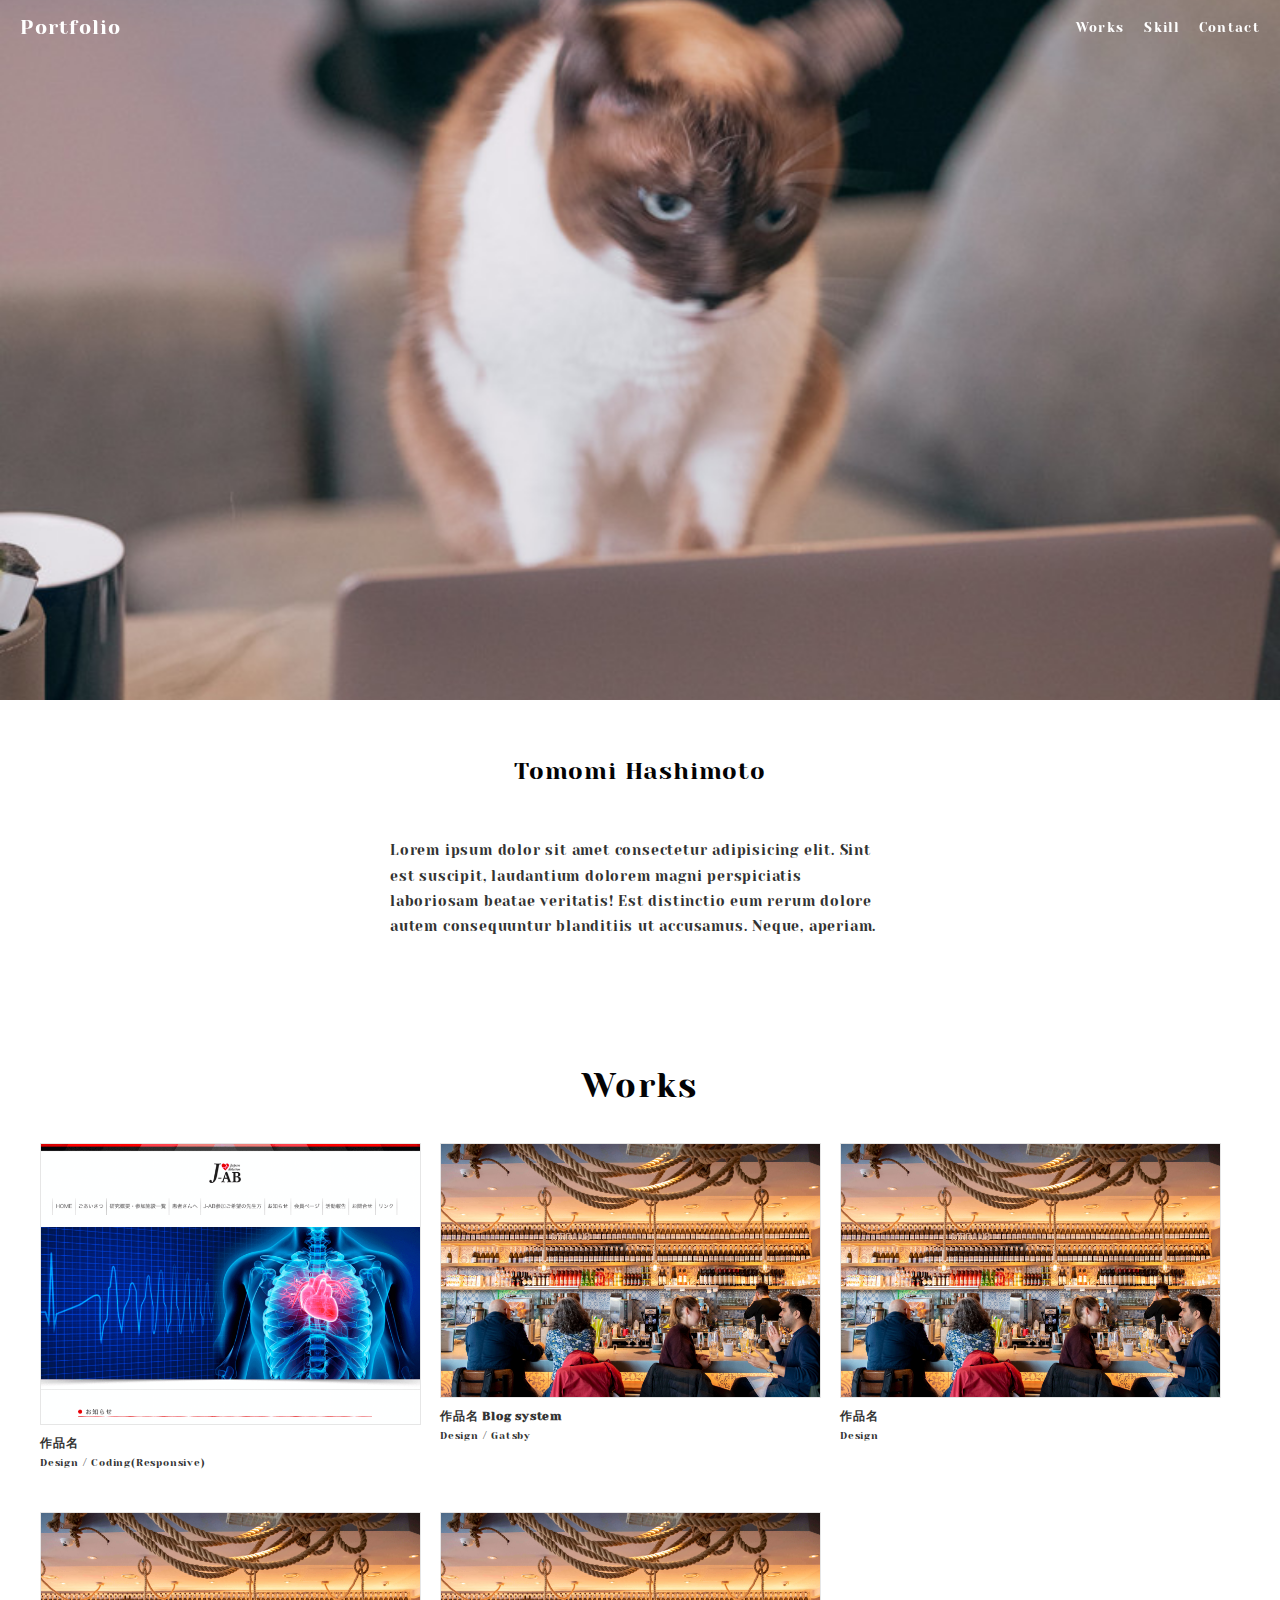
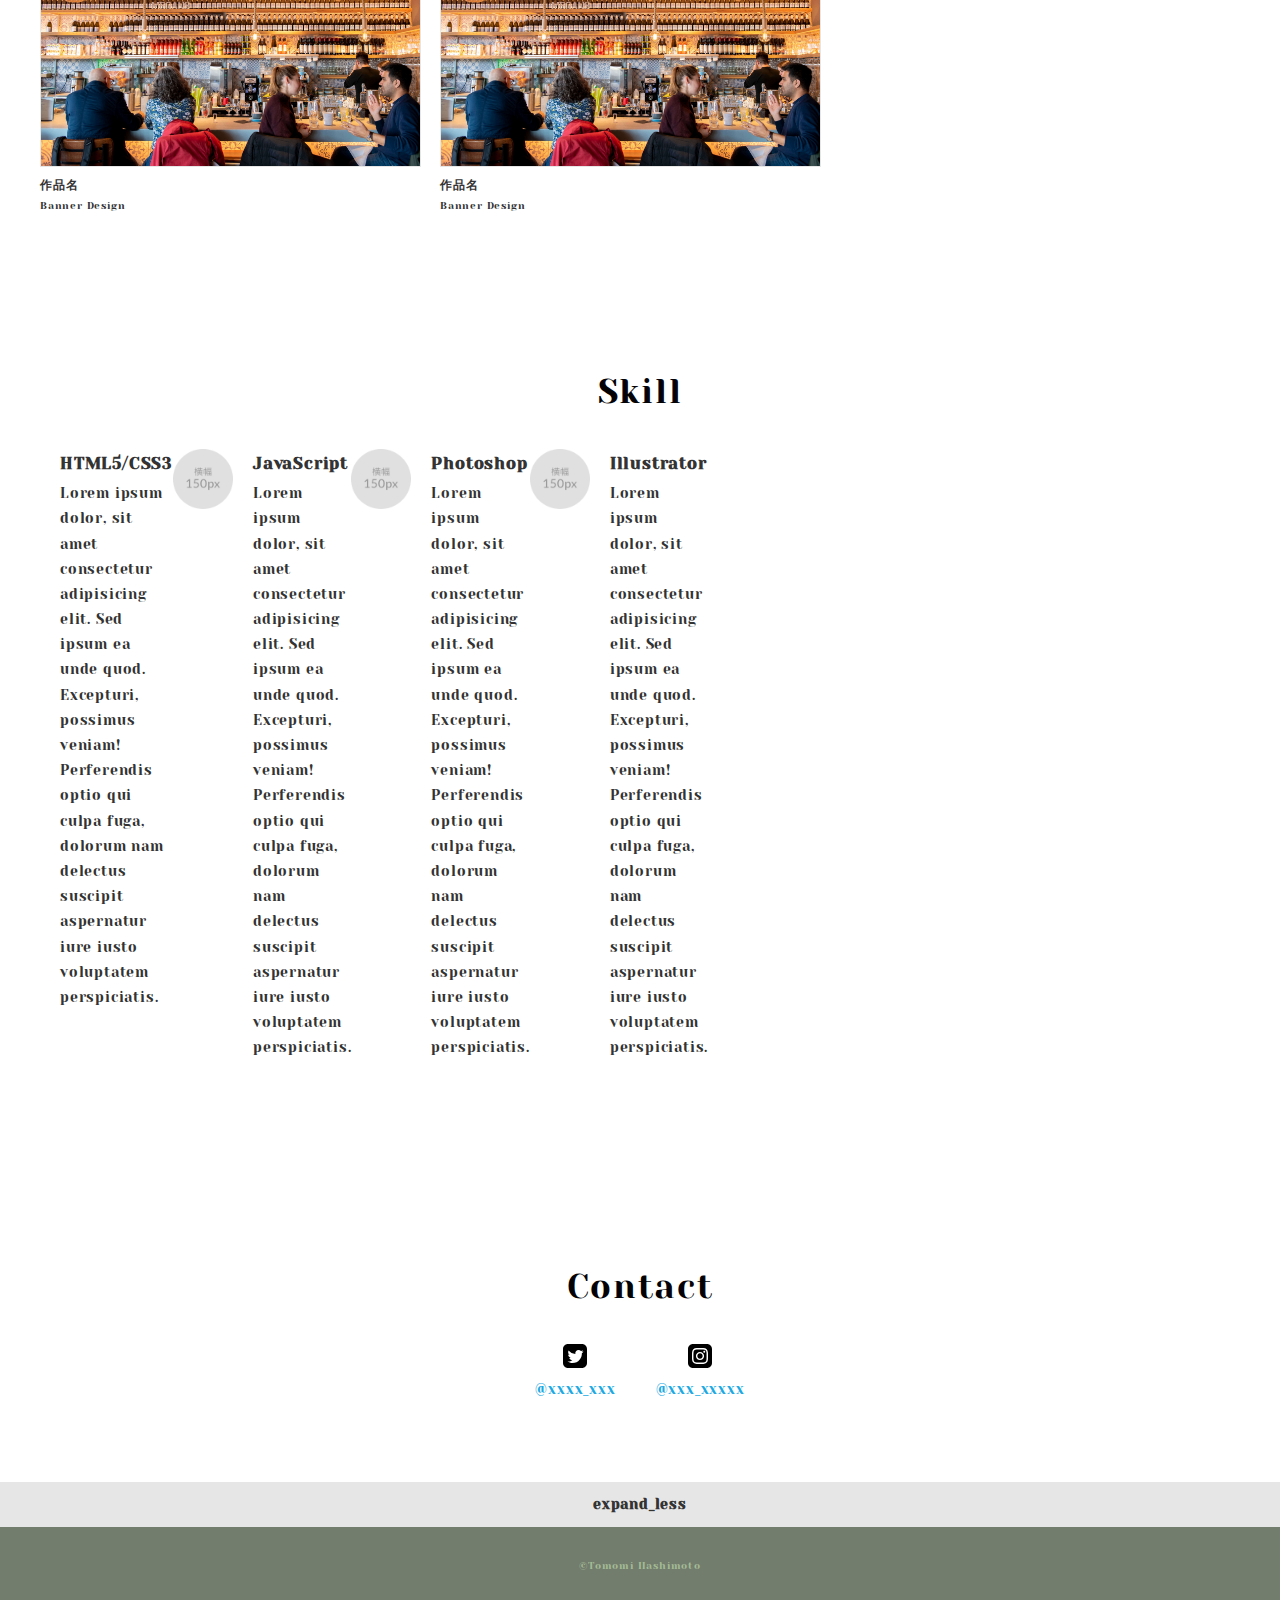
<file: portfolio-template-visual/index.html>
<!DOCTYPE html>
<html>
<head>
  <meta charset="utf-8">
  <meta name="viewport" content="width=device-width,initial-scale=1.0,user-scalable=no">
  <title>Tomomi  hashimoto Portfolio</title>
  <link rel="preconnect" href="https://fonts.googleapis.com">
  <link rel="preconnect" href="https://fonts.gstatic.com" crossorigin>
  <link href="https://fonts.googleapis.com/css2?family=Yeseva+One&display=swap" rel="stylesheet">
  <link href="css/ress.css" media="all" rel="stylesheet" type="text/css" />
  <link href="css/style.css" media="all" rel="stylesheet" type="text/css" />
  <link rel="shortcut icon" href="/img/favicon.ico" />
  <link rel=”canonical” href=”URLが入る” />

</head>

<body>
  <div class="wrapper">

    <!-- header -->
    <header class="header">
      <div class="header-inner">
        <h1 class="header-logo">
          <a href=".">Portfolio</a>
        </h1>
        <nav class="header-nav">
          <ul class="header-nav-list">
            <li class="header-nav-item"><a href="#works">Works</a></li>
            <li class="header-nav-item"><a href="#skill">Skill</a></li>
            <li class="header-nav-item"><a href="#contact">Contact</a></li>
          </ul>
        </nav>
      </div>
    </header>
    <!-- /header -->

    <main class="content">

      <!-- main-visual -->
      <div class="main-visual">
        <div class="main-visual-img"></div>
      </div>
      <!-- /main-visual -->

      <div class="profile">
        <div class="inner">
          <p class="profile-title">Tomomi Hashimoto</p>
          <p class="profile-text">
            <br>Lorem ipsum dolor sit amet consectetur adipisicing elit. Sint est suscipit, laudantium dolorem magni perspiciatis laboriosam beatae veritatis! Est distinctio eum rerum dolore autem consequuntur blanditiis ut accusamus. Neque, aperiam.
          </p>
        </div>
      </div>

      <!-- works -->
      <section class="works section" id="works">
        <div class="inner">
          <h2 class="title">Works</h2>
          <div class="works-list">
            <a class="works-item" href="works-template.html">
              <p class="works-img"><img src="img/JAB_ss2.png" alt="" /></p>
              <p class="works-name">作品名</p>
              <p class="works-info">Design / Coding(Responsive)</p>
            </a>
            <a class="works-item" href="works-template.html">
              <p class="works-img"><img src="img/main-top-banner.jpeg" alt="" /></p>
              <p class="works-name">作品名 Blog system</p>
              <p class="works-info">Design / Gatsby </p>
            </a>
            <a class="works-item" href="works-template.html">
              <p class="works-img"><img src="img/main-top-banner.jpeg" alt="" /></p>
              <p class="works-name">作品名</p>
              <p class="works-info">Design</p>
            </a>
            <a class="works-item" href="works-template.html">
              <p class="works-img"><img src="img/main-top-banner.jpeg" alt="" /></p>
              <p class="works-name">作品名</p>
              <p class="works-info">Banner Design</p>
            </a>
            <a class="works-item" href="works-template.html">
              <p class="works-img"><img src="img/main-top-banner.jpeg" alt="" /></p>
              <p class="works-name">作品名</p>
              <p class="works-info">Banner Design</p>
            </a>
          </div>
        </div>
      </section>
      <!-- /works -->

      <!-- skill -->
      <section class="skill section" id="skill">
        <div class="inner">
          <h2 class="title">Skill</h2>
          <div class="skill-list">
            <div class="skill-item">
              <p class="skill-img"><img src="img/icon_skill.png" alt=""></p>
              <div class="skill-body">
                <h3 class="skill-name">HTML5/CSS3</h3>
                <p class="skill-text">
                  Lorem ipsum dolor, sit amet consectetur adipisicing elit. Sed ipsum ea unde quod. Excepturi, possimus veniam! Perferendis optio qui culpa fuga, dolorum nam delectus suscipit aspernatur iure iusto voluptatem perspiciatis.</p>
              </div>
            <div class="skill-item">
              <p class="skill-img"><img src="img/icon_skill.png" alt=""></p>
              <div class="skill-body">
                <h3 class="skill-name">JavaScript</h3>
                <p class="skill-text">
                  Lorem ipsum dolor, sit amet consectetur adipisicing elit. Sed ipsum ea unde quod. Excepturi, possimus veniam! Perferendis optio qui culpa fuga, dolorum nam delectus suscipit aspernatur iure iusto voluptatem perspiciatis.</p>
              </div>
            </div>
            <div class="skill-item">
              <p class="skill-img"><img src="img/icon_skill.png" alt=""></p>
              <div class="skill-body">
                <h3 class="skill-name">Photoshop</h3>
                <p class="skill-text">
                  Lorem ipsum dolor, sit amet consectetur adipisicing elit. Sed ipsum ea unde quod. Excepturi, possimus veniam! Perferendis optio qui culpa fuga, dolorum nam delectus suscipit aspernatur iure iusto voluptatem perspiciatis.</p>
              </div>
            </div>
            <div class="skill-item">
              <p class="skill-img"><img src="img/icon_skill.png" alt=""></p>
              <div class="skill-body">
                <h3 class="skill-name">Illustrator</h3>
                <p class="skill-text">
                  Lorem ipsum dolor, sit amet consectetur adipisicing elit. Sed ipsum ea unde quod. Excepturi, possimus veniam! Perferendis optio qui culpa fuga, dolorum nam delectus suscipit aspernatur iure iusto voluptatem perspiciatis.</p>
              </div>
            </div>
          </div>
        </div>
      </section>
      <!-- /skill -->

      <!-- contact -->
      <section class="contact section" id="contact">
        <div class="inner">
          <h2 class="title">Contact</h2>
          <p class="lead">
            <br class="sp-only">
          </p>
          <div class="contact-list">
            <a class="contact-item" href="https://twitter.com/xxxx_xxx" target="_blank" rel="noopener"><svg xmlns="http://www.w3.org/2000/svg" width="24" height="24" 
              viewBox="0 0 24 24"><path d="M19 0h-14c-2.761 0-5 2.239-5 5v14c0 2.761 2.239 5 5 5h14c2.762 0 5-2.239 5-5v-14c0-2.761-2.238-5-5-5zm-.139 9.237c.209 4.617-3.234 9.765-9.33 9.765-1.854 0-3.579-.543-5.032-1.475 1.742.205 3.48-.278 4.86-1.359-1.437-.027-2.649-.976-3.066-2.28.515.098 1.021.069 1.482-.056-1.579-.317-2.668-1.739-2.633-3.26.442.246.949.394 1.486.411-1.461-.977-1.875-2.907-1.016-4.383 1.619 1.986 4.038 3.293 6.766 3.43-.479-2.053 1.08-4.03 3.199-4.03.943 0 1.797.398 2.395 1.037.748-.147 1.451-.42 2.086-.796-.246.767-.766 1.41-1.443 1.816.664-.08 1.297-.256 1.885-.517-.439.656-.996 1.234-1.639 1.697z"/></svg>
            <br>@xxxx_xxx</a>
            <a class="contact-item" href="https://www.instagram.com/xxx_xxx" target="_blank" rel="noopener">
              <svg xmlns="http://www.w3.org/2000/svg" width="24" height="24" viewBox="0 0 24 24"><path d="M15.233 5.488c-.843-.038-1.097-.046-3.233-.046s-2.389.008-3.232.046c-2.17.099-3.181 1.127-3.279 3.279-.039.844-.048 1.097-.048 3.233s.009 2.389.047 3.233c.099 2.148 1.106 3.18 3.279 3.279.843.038 1.097.047 3.233.047 2.137 0 2.39-.008 3.233-.046 2.17-.099 3.18-1.129 3.279-3.279.038-.844.046-1.097.046-3.233s-.008-2.389-.046-3.232c-.099-2.153-1.111-3.182-3.279-3.281zm-3.233 10.62c-2.269 0-4.108-1.839-4.108-4.108 0-2.269 1.84-4.108 4.108-4.108s4.108 1.839 4.108 4.108c0 2.269-1.839 4.108-4.108 4.108zm4.271-7.418c-.53 0-.96-.43-.96-.96s.43-.96.96-.96.96.43.96.96-.43.96-.96.96zm-1.604 3.31c0 1.473-1.194 2.667-2.667 2.667s-2.667-1.194-2.667-2.667c0-1.473 1.194-2.667 2.667-2.667s2.667 1.194 2.667 2.667zm4.333-12h-14c-2.761 0-5 2.239-5 5v14c0 2.761 2.239 5 5 5h14c2.762 0 5-2.239 5-5v-14c0-2.761-2.238-5-5-5zm.952 15.298c-.132 2.909-1.751 4.521-4.653 4.654-.854.039-1.126.048-3.299.048s-2.444-.009-3.298-.048c-2.908-.133-4.52-1.748-4.654-4.654-.039-.853-.048-1.125-.048-3.298 0-2.172.009-2.445.048-3.298.134-2.908 1.748-4.521 4.654-4.653.854-.04 1.125-.049 3.298-.049s2.445.009 3.299.048c2.908.133 4.523 1.751 4.653 4.653.039.854.048 1.127.048 3.299 0 2.173-.009 2.445-.048 3.298z"/>
              </svg><br>@xxx_xxxxx</a>
          </div>
        </div>
      </section>
      <!-- /contact -->
      <div class="page-top" id="js-page-top">
        <span class="material-icons-outlined">expand_less</span>
      </div>
    </main>

    <!-- footer -->
    <footer class="footer">
      <div class="copyright">&copy;Tomomi Hashimoto</div>
    </footer>
    <!-- /footer -->

  </div>
  <script src="https://ajax.googleapis.com/ajax/libs/jquery/3.5.1/jquery.min.js"></script>
  <script type='text/javascript' src="js/script.js"></script>
</body>
</html>
</file>
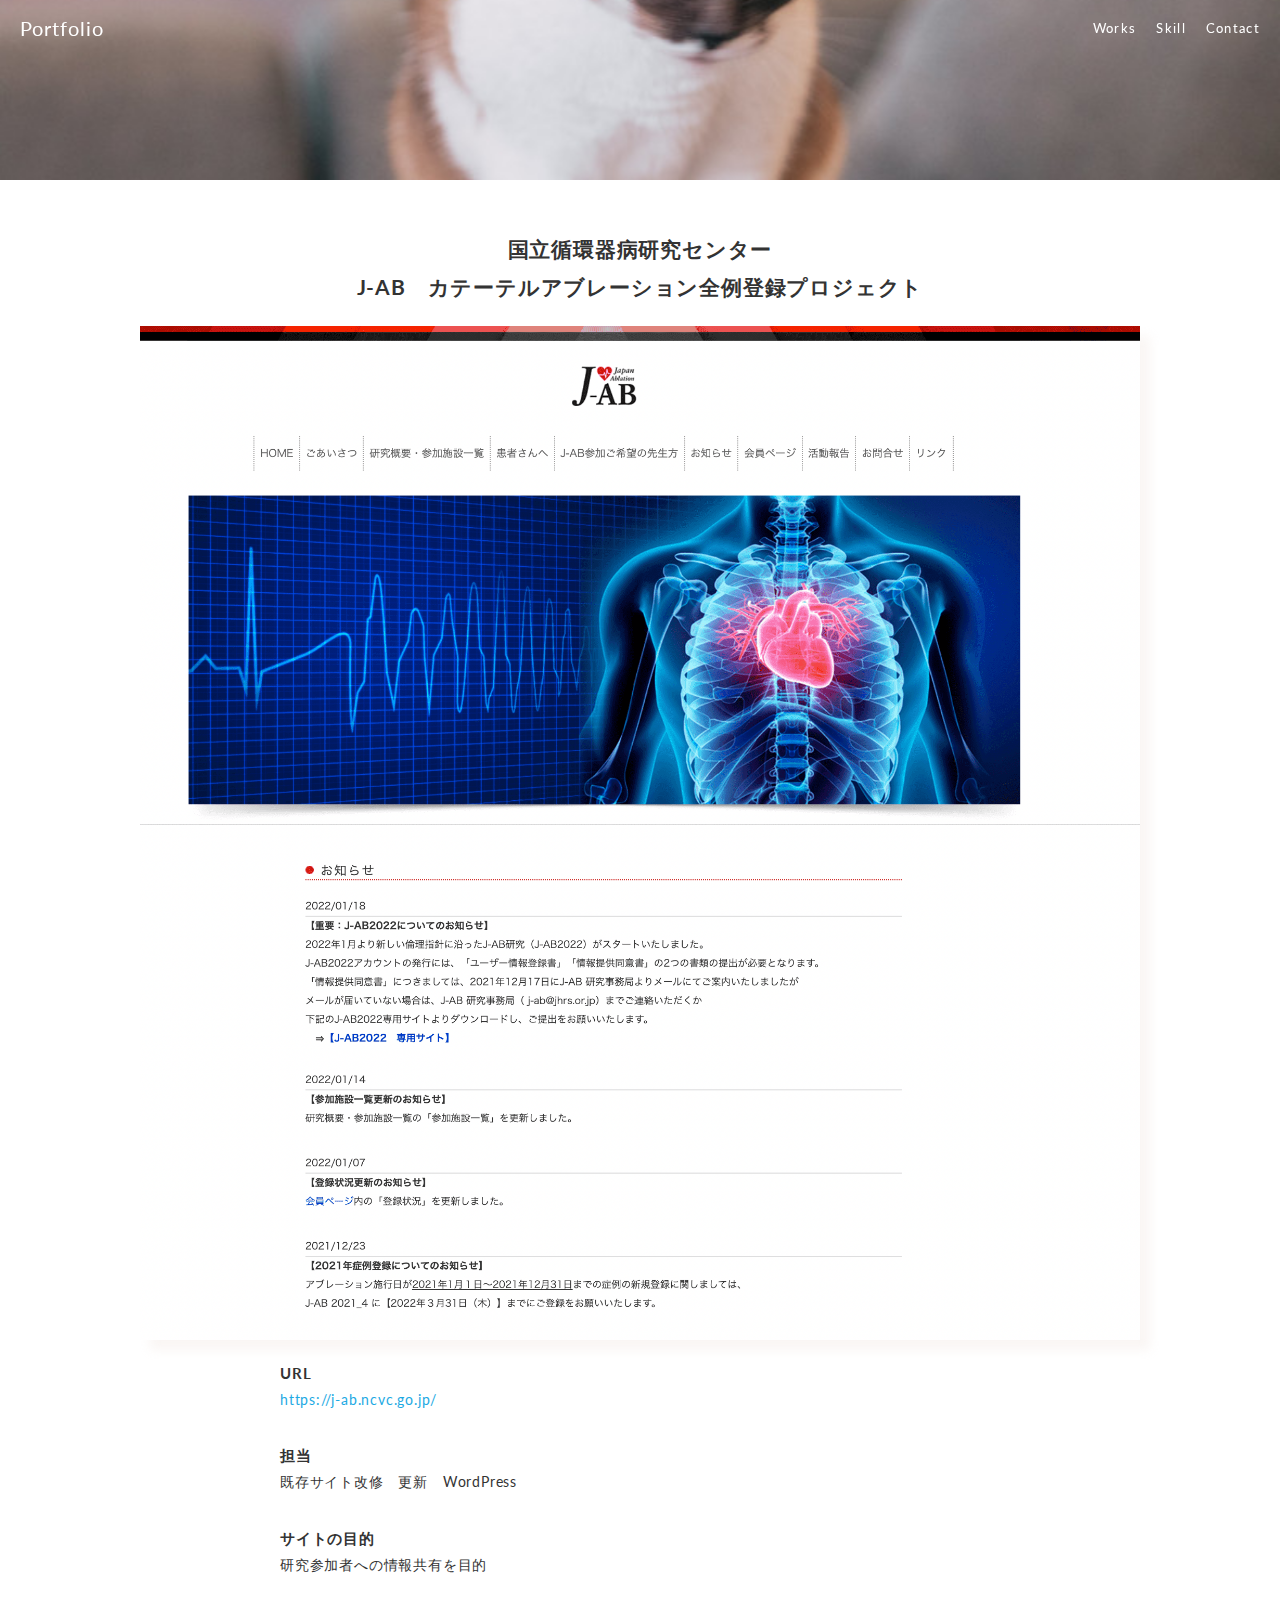
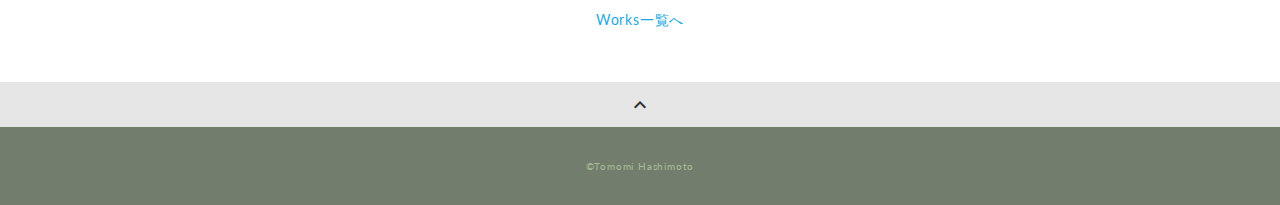
<file: portfolio-template-visual/works-template.html>
<!DOCTYPE html>
<html>
<head>
  <meta charset="utf-8">
  <meta name="viewport" content="width=device-width,initial-scale=1.0,user-scalable=no">
  <meta property='og:type' content='website'>
  <meta property='og:title' content='Tomomi Hashimoto ポートフォリオ'>
  <meta property='og:url' content='URLが入る'>
  <meta property='og:description' content='Tomomi Hashimotoのポートフォリオサイトです。'>
  <meta property="og:image" content="img/ogp.png">
  <meta name="description" content="Tomomi Hashimotoのポートフォリオサイトです" />
  <title>Tomomi Hashimoto ポートフォリオ</title>
  <link rel="preconnect" href="https://fonts.gstatic.com">
  <link href="https://fonts.googleapis.com/css2?family=Lato&display=swap" rel="stylesheet">
  <link href="https://fonts.googleapis.com/css?family=Material+Icons+Outlined" rel="stylesheet">
  <link href="css/ress.css" media="all" rel="stylesheet" type="text/css" />
  <link href="css/style.css" media="all" rel="stylesheet" type="text/css" />
  <link rel="shortcut icon" href="img/favicon.ico" />
  <link rel=”canonical” href=”URLが入る” />
</head>

<body>
  <div class="wrapper">

    <!-- header -->
    <header class="header">
      <div class="header-inner">
        <h1 class="header-logo">
          <a href=".">Portfolio</a>
        </h1>
        <nav class="header-nav">
          <ul class="header-nav-list">
            <li class="header-nav-item"><a href="./#works">Works</a></li>
            <li class="header-nav-item"><a href="./#skill">Skill</a></li>
            <li class="header-nav-item"><a href="./#contact">Contact</a></li>
          </ul>
        </nav>
      </div>
    </header>
    <!-- /header -->

    <main class="content">

      <!-- sub-main-visual -->
      <div class="sub-main-visual">
        <div class="sub-main-visual-img"></div>
      </div>
      <!-- /sub-main-visual -->

      <article class="article">
        <div class="article-inner">
          <h2 class="article-title">国立循環器病研究センター <br>J-AB　カテーテルアブレーション全例登録プロジェクト</h2>
          <p class="article-img">
            <img src="img/JAB_ss.png" alt="">
          </p>
          <div class="article-body">
          
            <h3 class="article-info-title">URL</h3>
            <p><a href="https://j-ab.ncvc.go.jp/" target="_blank" rel="noopener">https://j-ab.ncvc.go.jp/</a></p>
            <h3 class="article-info-title">担当</h3>
            <p>既存サイト改修　更新　WordPress</p>
            <h3 class="article-info-title">サイトの目的</h3>
            <p>研究参加者への情報共有を目的</p>
            
          </div>
          <div class="home-link">
            <a href="./#works">Works一覧へ</a>
          </div>
        </div>
      </article>



      <div class="page-top" id="js-page-top">
        <span class="material-icons-outlined">expand_less</span>
      </div>
    </main>

    <!-- footer -->
    <footer class="footer">
      <div class="copyright">&copy;Tomomi Hashimoto</div>
    </footer>
    <!-- /footer -->

  </div>
  <script src="https://ajax.googleapis.com/ajax/libs/jquery/3.5.1/jquery.min.js"></script>
  <script type='text/javascript' src="js/script.js"></script>
</body>
</html>
</file>
<file: portfolio-template-visual/css/ress.css>
/*!
 * ress.css • v3.0.1
 * MIT License
 * github.com/filipelinhares/ress
 */

/* # =================================================================
   # Global selectors
   # ================================================================= */

html {
  box-sizing: border-box;
  word-break: normal;
  -moz-tab-size: 4;
  tab-size: 4;

  -webkit-text-size-adjust: 100%; /* Prevent adjustments of font size after orientation changes in iOS */
}

*,
::before,
::after {
  box-sizing: inherit;
  background-repeat: no-repeat; /* Set `background-repeat: no-repeat` to all elements and pseudo elements */
}

::before,
::after {
  vertical-align: inherit;
  text-decoration: inherit; /* Inherit text-decoration and vertical align to ::before and ::after pseudo elements */
}

* {
  margin: 0;
  padding: 0; /* Reset `padding` and `margin` of all elements */
}

/* # =================================================================
   # General elements
   # ================================================================= */

hr {
  overflow: visible; /* Show the overflow in Edge and IE */
  height: 0; /* Add the correct box sizing in Firefox */
}

details,
main {
  display: block; /* Render the `main` element consistently in IE. */
}

summary {
  display: list-item; /* Add the correct display in all browsers */
}

small {
  font-size: 80%; /* Set font-size to 80% in `small` elements */
}

[hidden] {
  display: none; /* Add the correct display in IE */
}

abbr[title] {
  /* Add the correct text decoration in Chrome, Edge, IE, Opera, and Safari */
  text-decoration: underline;
  text-decoration: underline dotted;
  border-bottom: none; /* Remove the bottom border in Chrome 57 */
}

a {
  background-color: transparent; /* Remove the gray background on active links in IE 10 */
}

a:active,
a:hover {
  outline-width: 0; /* Remove the outline when hovering in all browsers */
}

code,
kbd,
pre,
samp {
  font-family: monospace, monospace; /* Specify the font family of code elements */
}

pre {
  font-size: 1em; /* Correct the odd `em` font sizing in all browsers */
}

b,
strong {
  font-weight: bolder; /* Add the correct font weight in Chrome, Edge, and Safari */
}

/* https://gist.github.com/unruthless/413930 */
sub,
sup {
  position: relative;
  font-size: 75%;
  line-height: 0;
  vertical-align: baseline;
}

sub {
  bottom: -.25em;
}

sup {
  top: -.5em;
}

/* # =================================================================
   # Forms
   # ================================================================= */

input {
  border-radius: 0;
}

/* Replace pointer cursor in disabled elements */
[disabled] {
  cursor: default;
}

[type="number"]::-webkit-inner-spin-button,
[type="number"]::-webkit-outer-spin-button {
  height: auto; /* Correct the cursor style of increment and decrement buttons in Chrome */
}

[type="search"] {
  outline-offset: -2px; /* Correct the outline style in Safari */

  -webkit-appearance: textfield; /* Correct the odd appearance in Chrome and Safari */
}

[type="search"]::-webkit-search-decoration {
  -webkit-appearance: none; /* Remove the inner padding in Chrome and Safari on macOS */
}

textarea {
  overflow: auto; /* Internet Explorer 11+ */
  resize: vertical; /* Specify textarea resizability */
}

button,
input,
optgroup,
select,
textarea {
  font: inherit; /* Specify font inheritance of form elements */
}

optgroup {
  font-weight: bold; /* Restore the font weight unset by the previous rule */
}

button {
  overflow: visible; /* Address `overflow` set to `hidden` in IE 8/9/10/11 */
}

button,
select {
  text-transform: none; /* Firefox 40+, Internet Explorer 11- */
}

/* Apply cursor pointer to button elements */
button,
[type="button"],
[type="reset"],
[type="submit"],
[role="button"] {
  cursor: pointer;
  color: inherit;
}

/* Remove inner padding and border in Firefox 4+ */
button::-moz-focus-inner,
[type="button"]::-moz-focus-inner,
[type="reset"]::-moz-focus-inner,
[type="submit"]::-moz-focus-inner {
  padding: 0;
  border-style: none;
}

/* Replace focus style removed in the border reset above */
button:-moz-focusring,
[type="button"]::-moz-focus-inner,
[type="reset"]::-moz-focus-inner,
[type="submit"]::-moz-focus-inner {
  outline: 1px dotted ButtonText;
}

button,
html [type="button"],
/* Prevent a WebKit bug where (2) destroys native `audio` and `video`controls in Android 4 */
[type="reset"],
[type="submit"] {
  -webkit-appearance: button; /* Correct the inability to style clickable types in iOS */
}

/* Remove the default button styling in all browsers */
button,
input,
select,
textarea {
  border-style: none;
  background-color: transparent;
}

/* Style select like a standard input */
select {
  -webkit-appearance: none; /* Chrome 41+ */
  -moz-appearance: none; /* Firefox 36+ */
}

select::-ms-expand {
  display: none; /* Internet Explorer 11+ */
}

select::-ms-value {
  color: currentColor; /* Internet Explorer 11+ */
}

legend {
  display: table; /* Correct the text wrapping in Edge and IE */
  max-width: 100%; /* Correct the text wrapping in Edge and IE */
  max-width: 100%; /* Correct the text wrapping in Edge 18- and IE */
  white-space: normal; /* Correct the text wrapping in Edge and IE */
  color: inherit; /* Correct the color inheritance from `fieldset` elements in IE */
  border: 0; /* Correct `color` not being inherited in IE 8/9/10/11 */
}

::-webkit-file-upload-button {
  font: inherit; /* Change font properties to `inherit` in Chrome and Safari */
  color: inherit;
  /* Correct the inability to style clickable types in iOS and Safari */

  -webkit-appearance: button;
}

/* # =================================================================
   # Specify media element style
   # ================================================================= */

img {
  border-style: none; /* Remove border when inside `a` element in IE 8/9/10 */
}

/* Add the correct vertical alignment in Chrome, Firefox, and Opera */
progress {
  vertical-align: baseline;
}

/* # =================================================================
   # Accessibility
   # ================================================================= */

/* Hide content from screens but not screenreaders */
@media screen {
  [hidden~="screen"] {
    display: inherit;
  }
  [hidden~="screen"]:not(:active):not(:focus):not(:target) {
    position: absolute !important;
    clip: rect(0 0 0 0) !important;
  }
}

/* Specify the progress cursor of updating elements */
[aria-busy="true"] {
  cursor: progress;
}

/* Specify the pointer cursor of trigger elements */
[aria-controls] {
  cursor: pointer;
}

/* Specify the unstyled cursor of disabled, not-editable, or otherwise inoperable elements */
[aria-disabled] {
  cursor: default;
}
</file>
<file: portfolio-template-visual/css/style.css>
body {
  font-family: 'Yeseva One', cursive,"Lato","Helvetica Neue",Arial,"Hiragino Kaku Gothic ProN","Hiragino Sans",Meiryo,sans-serif;
  font-size: 14px;
  line-height: 1.8;
  letter-spacing: .8px;
  color: #333;
}

a {
  transition: opacity .3s;
  text-decoration: none;
  color: #1ca9e3;
}

img {
  max-width: 100%;
  height: auto;
  vertical-align: bottom;
  border-style: none;
}

ul,
li {
  list-style: none;
}

.pc-only {
  display: block;
}

.sp-only {
  display: none;
}

/*--------------------------------
 レイアウト
---------------------------------*/
.section {
  padding: 80px 0;
}

.inner {
  max-width: 1340px;
  margin: 0 auto;
  padding: 0 40px;
}

/*--------------------------------
 見出し
---------------------------------*/
.title {
  font-size: 34px;
  font-weight: normal;
  line-height: 1;
  margin-bottom: 40px;
  text-align: center;
  letter-spacing: .05em;
  color: #030305;
}

.lead {
  margin-bottom: 30px;
  text-align: center;
}

/*--------------------------------
ヘッダー
---------------------------------*/
.header {
  position: fixed;
  top: 0;
  z-index: 1;
  width: 100%;
  transition: background-color .6s;
}

.header.active {
  background-color: #F2D7D4;
}

.header-inner {
  display: flex;
  align-items: center;
  justify-content: space-between;
  padding: 15px 20px;
}

.header-logo {
  font-size: 20px;
  font-weight: normal;
  line-height: 1.2;
  margin-right: 20px;
  letter-spacing: .05em;
}

.header-logo a {
  color: #fff;
}

.header-nav-list {
  display: flex;
  justify-content: space-between;
}

.header-nav-item:not(:last-child) {
  margin-right: 20px;
}

.header-nav-item a {
  font-size: 13px;
  padding: 5px 0;
  letter-spacing: .1em;
  color: #fff;
}

.header-nav-item a:hover {
  opacity: .8;
}

/*--------------------------------
 メインビジュアル
---------------------------------*/
.main-visual-img {
  height: 700px;
  background-image: url(../img/cat_1.jpg);
  background-repeat: no-repeat;
  background-position: center center;
  background-size: cover;
}

.sub-main-visual-img {
  height: 180px;
  background-image: url(../img/cat_1.jpg);
  background-repeat: no-repeat;
  background-position: center center;
  background-size: cover;
}

/*--------------------------------
 プロフィール
---------------------------------*/
.profile {
  padding: 50px 0;
}

.profile-title {
  font-size: 24px;
  margin-bottom: 20px;
  text-align: center;
  color: #030305;
}

.profile-text {
  max-width: 500px;
  margin: 0 auto;
}

/*--------------------------------
 Works
---------------------------------*/
.works-list {
  display: flex;
  flex-wrap: wrap;
  margin-bottom: -40px;
}

.works-item {
  width: 31.74603%;
  margin-right: 1.58730%;
  margin-bottom: 40px;
  color: #333;
}

.works-item:hover {
  opacity: .9;
}

.works-item:nth-of-type(3n) {
  margin-right: 0;
}

.works-img img {
  border: 1px solid #e6e6e6;
}

.works-name {
  font-size: 12px;
  font-weight: bold;
  margin-top: 8px;
}

.works-info {
  font-size: 10px;
}

/*--------------------------------
 Skill
---------------------------------*/
.skill-list {
  display: flex;
  flex-wrap: wrap;
  justify-content: space-between;
  margin-bottom: -50px;
}

.skill-item {
  display: flex;
  align-items: flex-start;
  justify-content: space-between;
  width: 48%;
  margin-bottom: 50px;
}

.skill-img {
  width: 60px;
  height: auto;
  margin-right: 20px;
}

.skill-body {
  flex: 1;
}

.skill-name {
  margin-bottom: 3px;
}

/*--------------------------------
 Contact
---------------------------------*/
.contact-list {
  display: flex;
  flex-wrap: wrap;
  justify-content: center;
}

.contact-item {
  display: block;
  margin: 0 20px;
  text-align: center;
}

.contact-text {
  margin-top: 10px;
  text-align: center;
}
/*--------------------------------
 ページトップ
---------------------------------*/
.page-top {
  font-weight: bold;
  padding: 10px;
  cursor: pointer;
  text-align: center;
  background-color: #e6e6e6;
}

.page-top .material-icons-outlined {
  vertical-align: bottom;
}

/*--------------------------------
 フッター
---------------------------------*/
.footer {
  padding: 30px;
  background-color: #737d6d;
}

.copyright {
  font-size: 10px;
  text-align: center;
  color: #a3bb95;
}

/*--------------------------------
 下層：Worksページ
---------------------------------*/
.article {
  padding: 50px 0;
}

.article-inner {
  max-width: 1040px;
  margin: 0 auto;
  padding: 0 20px;
}

.article-title {
  margin-bottom: 20px;
  text-align: center;
}

.article-img {
  margin-bottom: 20px;
  box-shadow: 10px 10px 10px  rgba(230, 210, 201, .2);
}

.article-body {
  max-width: 720px;
  margin: 0 auto;
}

.article-info-title {
  font-size: 15px;
}

.article-body img {
  margin-bottom: 30px;
}

.article-body p {
  margin-bottom: 30px;
}

.home-link {
  text-align: center;;
}

/*media Queries 767
----------------------------------------------------*/
@media screen and (max-width: 767px) {
  body {
    font-size: 13px;
    line-height: 1.7;
  }

  .pc-only {
    display: none;
  }

  .sp-only {
    display: block;
  }

  /* 見出し */
  .title {
    font-size: 26px;
    margin-bottom: 20px;
  }

  /* レイアウト */
  .section {
    padding: 40px 0;
  }

  .inner {
    padding: 0 15px;
  }

  /* ヘッダー */
  .header-logo {
    font-size: 16px;
  }

  .header-nav-item:not(:last-child) {
    margin-right: 10px;
  }

  .header-nav-item a {
    font-size: 12px;
  }

  /* メインビジュアル */
  .main-visual-img {
    height: 60vh;
    background-image: url(../img/cat_1.jpg);
  }
  .sub-main-visual-img {
    height: 100px;
    background-image: url(../img/cat_1.jpg);
  }

  /* プロフィール */
  .profile {
    padding: 30px 0;
  }
  .profile-title {
    font-size: 20px;
  }

  /* Works */
  .works-name {
    font-size: 10px;
  }

  .works-list {
    justify-content: space-between;
  }

  .works-item {
    flex: 0 0 48%;
    margin-right: 0;
    margin-bottom: 30px;
  }

  /* Skill */
  .skill-list {
    display: block;
    margin-bottom: 0;
  }

  .skill-item {
    width: 100%;
    margin-bottom: 35px;
  }

  .skill-item:last-child {
    margin-bottom: 0;
  }

  /* Contact */
  .contact-item {
    margin: 0 10px;
  }

  /* フッター */
  .footer {
    padding: 20px 0;
  }
}
</file>
